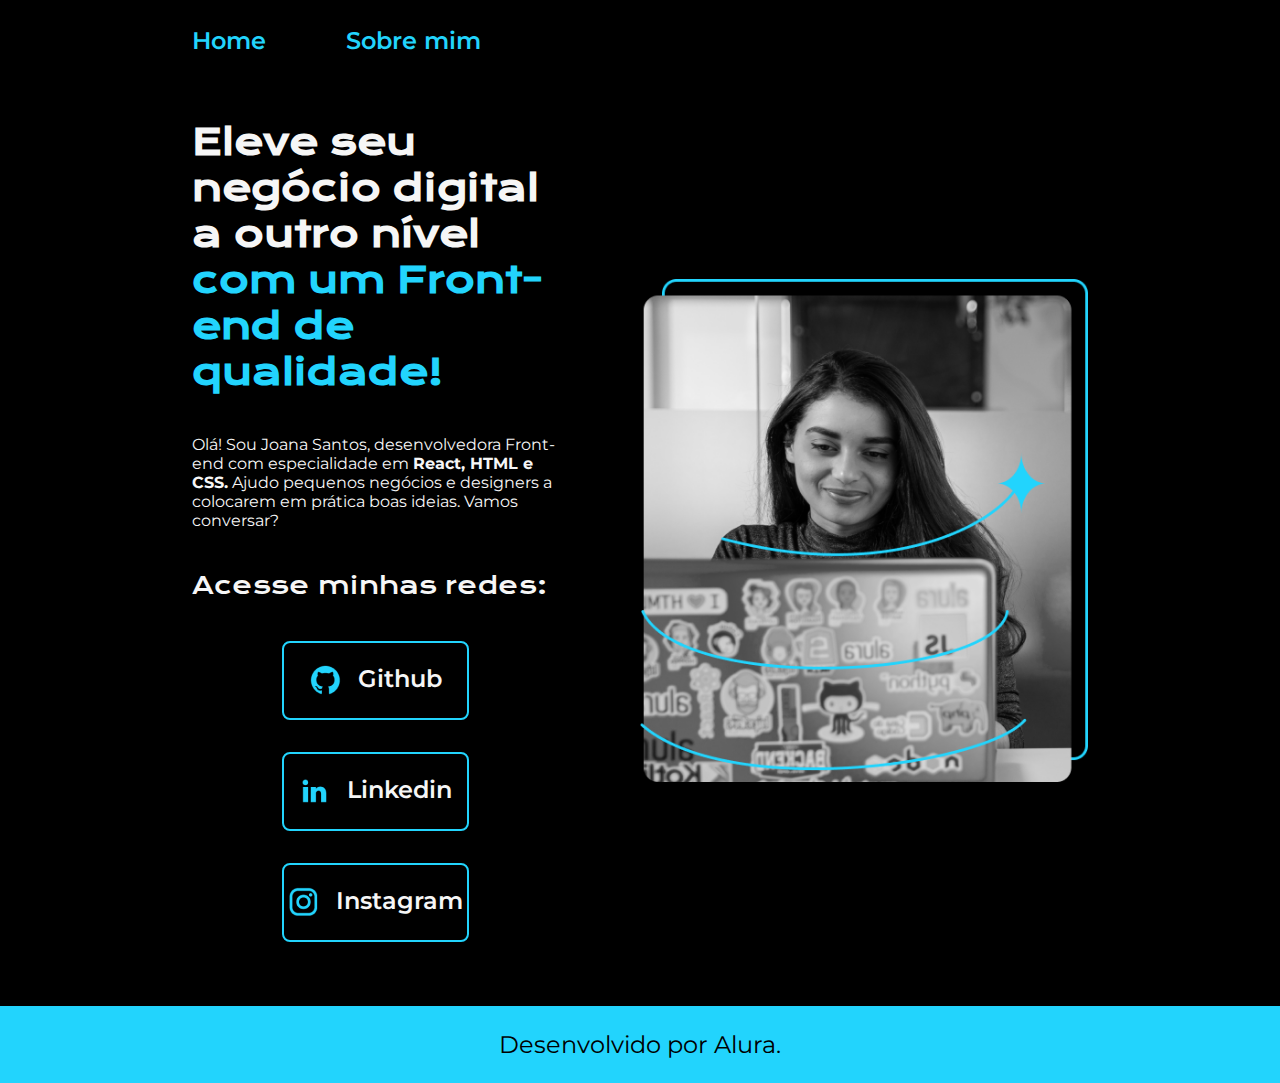
<file: index.html>
<!DOCTYPE html>
<html lang="en">
<head>
    <meta charset="UTF-8">
    <meta name="viewport" content="width=device-width, initial-scale=1.0">
    <title>Portifolio</title>
    <link rel="stylesheet" href="./styles/style.css">
</head>
<body>
    <header class="cabecalho">
        <nav class="cabecalho__menu">
            <a class="cabecalho__menu__link" href="index.html">Home</a>
            <a class="cabecalho__menu__link" href="about.html">Sobre mim</a>
        </nav>
    </header>
    <main class="apresentacao">
        <section class="apresentacao__conteudo">
            <h1 class="apresentacao__conteudo__titulo">Eleve seu negócio digital a outro nível <strong class="titulo-destaque">com um Front-end de qualidade!</strong></h1>
            <p class="apresentacao__conteudo__texto">Olá! Sou Joana Santos, desenvolvedora Front-end com especialidade em <strong> React, HTML e CSS.</strong> Ajudo pequenos negócios e designers a colocarem em prática boas ideias. Vamos conversar?</p>
            <h2 class="apresentacao__links__subtitulo">Acesse minhas redes:</h2>
            <div class="apresentacao__links">
                <a class="apresentacao__links__navegacao" href="https://github.com/lycie03">
                    <img src="./assets/github.png" alt="">Github</a>
                <a class="apresentacao__links__navegacao" href="https://linkedin.com">
                    <img src="./assets/linkedin.png" alt="">Linkedin</a>
                <a class="apresentacao__links__navegacao" href="https://instagram.com">
                    <img src="./assets/instagram.png" alt="">Instagram</a>
            </div>
        </section>
        <img class="apresentacao__imagem" src="./assets/Imagem.png" alt="Imagem de uma mulher mexendo no notebook">
    </main>
    <footer class="rodape">
        <p>Desenvolvido por Alura.</p>
    </footer>
</body>
</html>
</file>
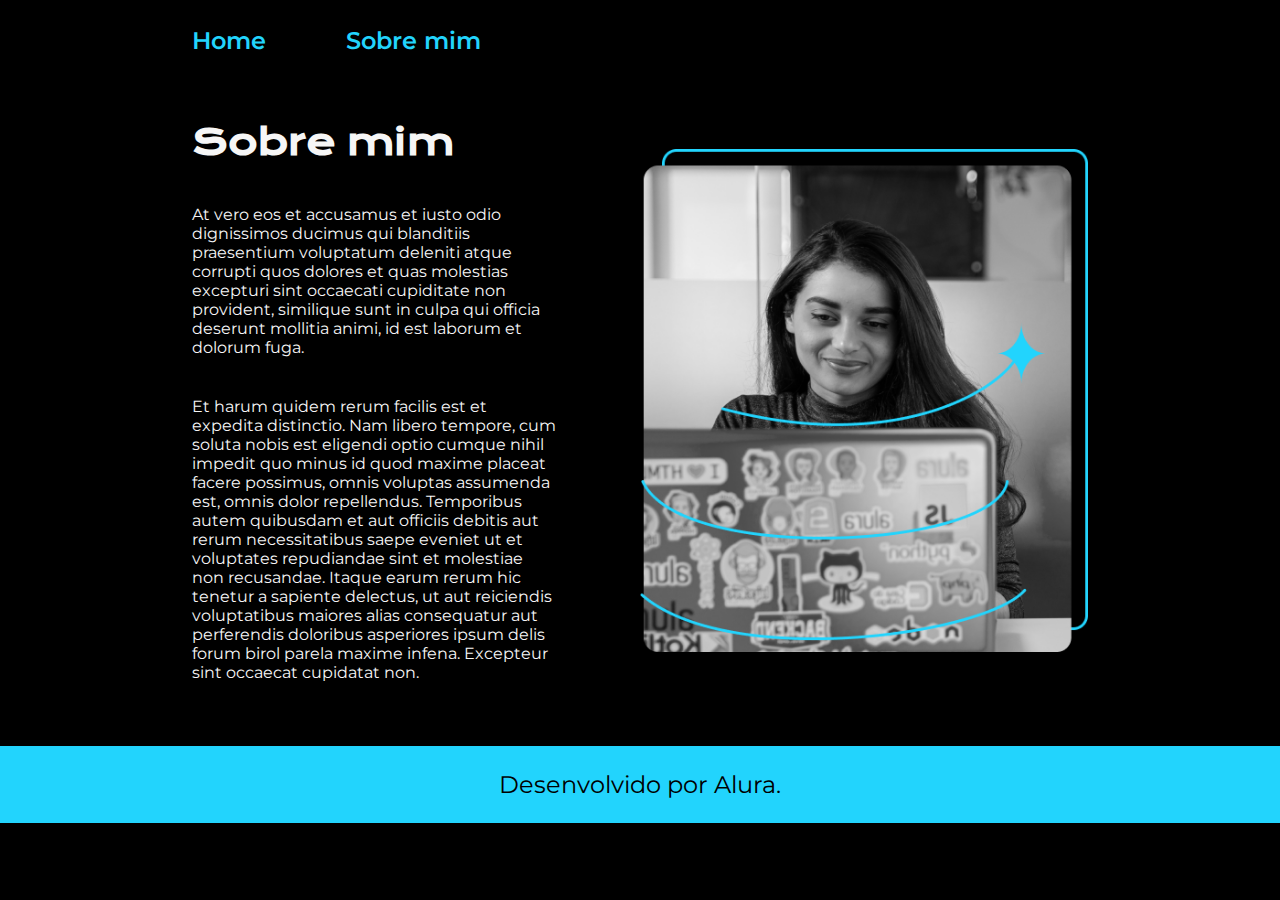
<file: about.html>
<!DOCTYPE html>
<html lang="pt-br">
<head>
    <meta charset="UTF-8">
    <meta name="viewport" content="width=device-width, initial-scale=1.0">
    <title>Sobre mim</title>
    <link rel="stylesheet" href="./styles/style.css">
</head>
<body>
    <header class="cabecalho">
        <nav class="cabecalho__menu">
            <a class="cabecalho__menu__link" href="index.html">Home</a>
            <a class="cabecalho__menu__link" href="about.html">Sobre mim</a>
        </nav>
    </header>
    <main class="apresentacao">
        <section class="apresentacao__conteudo">
            <h1 class="apresentacao__conteudo__titulo">Sobre mim</h1>
            <p class="apresentacao__conteudo__texto">At vero eos et accusamus et iusto odio dignissimos ducimus qui blanditiis praesentium voluptatum deleniti atque corrupti quos dolores et quas molestias excepturi sint occaecati cupiditate non provident, similique sunt in culpa qui officia deserunt mollitia animi, id est laborum et dolorum fuga.
            </p>
            <p class="apresentacao__conteudo__texto">Et harum quidem rerum facilis est et expedita distinctio. Nam libero tempore, cum soluta nobis est eligendi optio cumque nihil impedit quo minus id quod maxime placeat facere possimus, omnis voluptas assumenda est, omnis dolor repellendus. Temporibus autem quibusdam et aut officiis debitis aut rerum necessitatibus saepe eveniet ut et voluptates repudiandae sint et molestiae non recusandae. Itaque earum rerum hic tenetur a sapiente delectus, ut aut reiciendis voluptatibus maiores alias consequatur aut perferendis doloribus asperiores ipsum delis forum birol parela maxime infena. Excepteur sint occaecat cupidatat non.
            </p>
        </section>
        <img class="apresentacao__imagem" src="./assets/Imagem.png" alt="Imagem de uma mulher mexendo no notebook">
    </main>
    <footer class="rodape">
        <p>Desenvolvido por Alura.</p>
    </footer>
</body>
</html>
</file>
<file: styles/style.css>
@import url('https://fonts.googleapis.com/css2?family=Krona+One&family=Montserrat:ital,wght@0,100..900;1,100..900&display=swap');
@import url('https://fonts.googleapis.com/css2?family=Montserrat:ital,wght@0,100..900;1,100..900&display=swap');

:root {
    --cor-primaria: #000000;
    --cor-secundaria: #F6F6F6;
    --cor-terciaria: #22D4FD;
    --cor-hover: #272727;

    --fonte-primaria: "Krona One", sans-serif;
    --fonte-secundaria: "Montserrat", sans-serif;
}

* {
    margin: 0;
    padding: 0;
}

body {
    box-sizing: border-box;
    background-color: var(--cor-primaria);
    color: var(--cor-secundaria);
}

.cabecalho {
    padding: 2% 0% 0% 15%;
}

.cabecalho__menu {
    display: flex;
    gap: 80px;
}

.cabecalho__menu__link {
    font-family: var(--fonte-secundaria);
    font-size: 1.5rem;
    font-weight: 600;
    color: var(--cor-terciaria);
    text-decoration: none;
}

.apresentacao {
    margin: 5% 15%;
    display: flex;
    align-items: center;
    justify-content: space-between;
    gap: 82px;
}

.apresentacao__conteudo {
    width: 50%;
    display: flex;
    flex-direction: column;
    gap: 40px;
}

.apresentacao__conteudo__titulo {
    font-size: 2.25rem;
    font-family: var(--fonte-primaria);
}

.titulo-destaque {
    color: var(--cor-terciaria);
}

.apresentacao__conteudo__texto {
    font-size: 1.5rempx;
    font-family: var(--fonte-secundaria);
}

.apresentacao__links {
    display: flex;
    flex-direction: column;
    justify-content: space-between;
    align-items: center;
    gap: 32px;
}

.apresentacao__links__subtitulo {
    font-family: var(--fonte-primaria);
    font-weight: 400;
    font-size: 1.5rem;
}

.apresentacao__links__navegacao {
    display: flex;
    justify-content: center;
    gap: 16px;
    border: 2px solid var(--cor-terciaria);
    width: 50%;
    text-align: center;
    border-radius: 8px;
    font-size: 1.5rem;
    font-weight: 600;
    padding: 21.5px 0;
    text-decoration: none;
    color: var(--cor-secundaria);
    font-family: var(--fonte-secundaria);
}

.apresentacao__links__link:hover {
    background-color: var(--cor-hover);
}

.apresentacao__imagem {
    width: 50%;
}

.rodape {
    padding: 24px;
    color: var(--cor-primaria);
    background-color: var(--cor-terciaria);
    text-align: center;
    font-family: var(--fonte-secundaria);
    font-size: 1.5rem;
    font-weight: 400;
}

@media (max-width: 1200px) {
    .cabecalho {
        padding: 10%;
    }

    .cabecalho__menu {
        justify-content: center;
    }

    
    .apresentacao {
        flex-direction: column-reverse;
        padding: 5%;
    }

    .apresentacao__conteudo {
        width: auto;
    }
}
</file>
